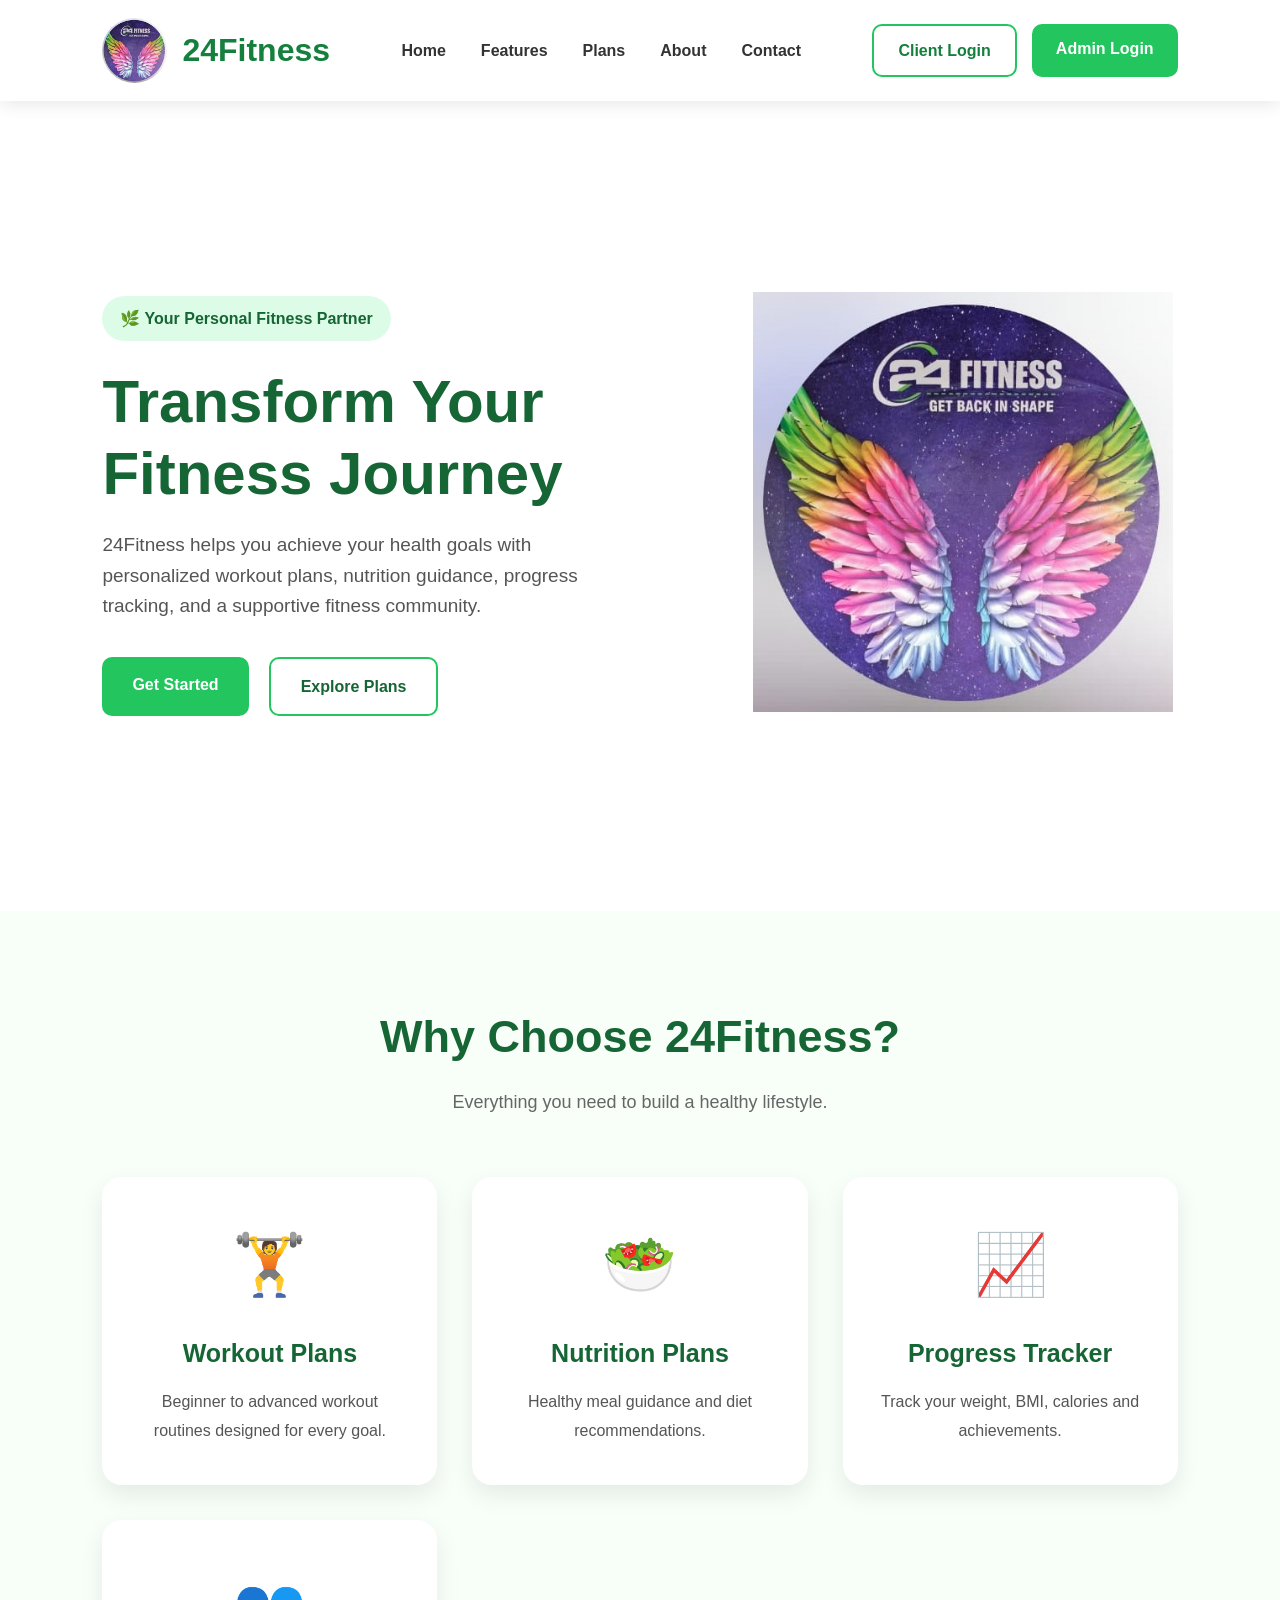
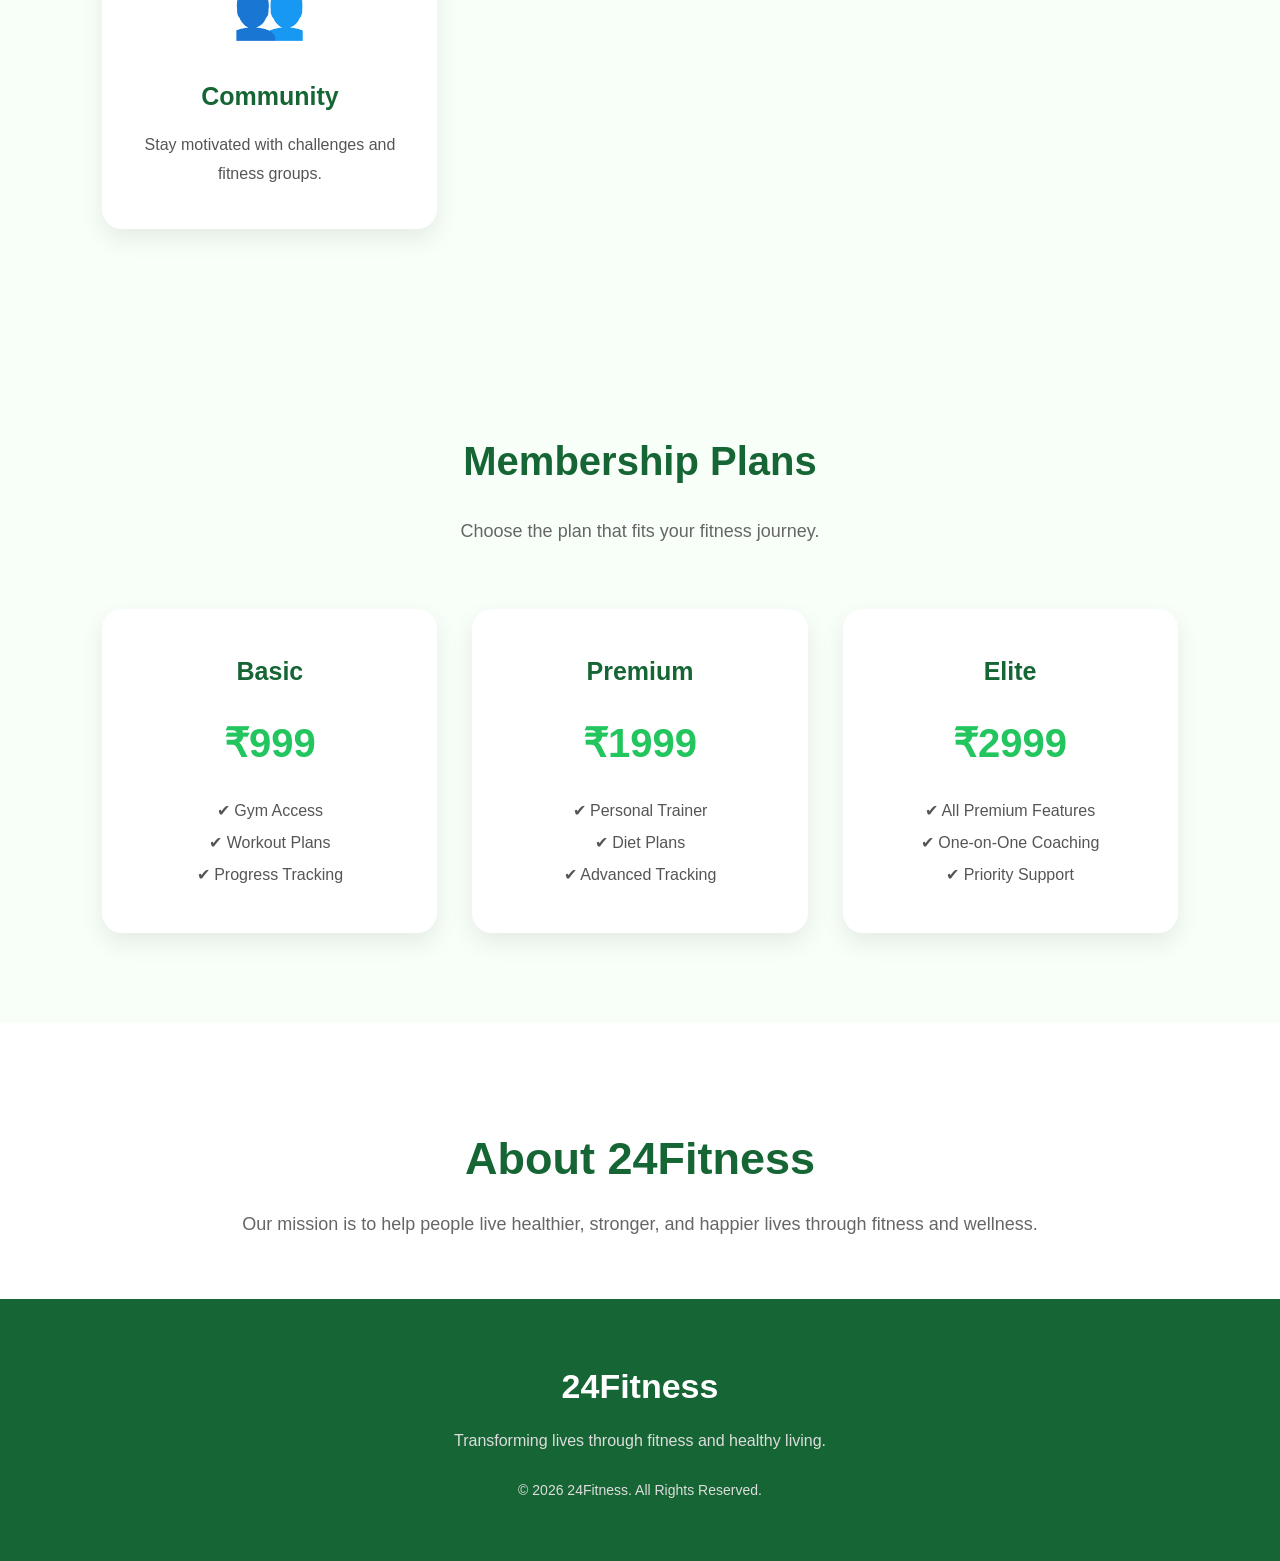
<file: index.html>
<!DOCTYPE html>
<html lang="en">

<head>
    <meta charset="UTF-8">
    <meta name="viewport" content="width=device-width, initial-scale=1.0">
    <title>24Fitness - Get Back In Shape</title>

    <!-- Only ONE CSS file -->
   <link rel="stylesheet" href="css/style.css">
</head>

<body>

    <!-- ================= NAVBAR ================= -->

    <header>

        <nav class="navbar">

            <div class="logo">
                <img src="images/logo.png" alt="24Fitness Logo">
                <h2>24Fitness</h2>
            </div>

            <ul class="menu">
                <li><a href="index.html">Home</a></li>
                <li><a href="#features">Features</a></li>
                <li><a href="#plans">Plans</a></li>
                <li><a href="#about">About</a></li>
                <li><a href="contact.html">Contact</a></li>
            </ul>

            <div class="buttons">
                <a href="client.html" class="login-btn">Client Login</a>
                <a href="admin.html" class="admin-btn">Admin Login</a>
            </div>

        </nav>

    </header>


    <!-- ================= HERO ================= -->

    <section class="hero">

        <div class="left">

            <span class="badge">
                🌿 Your Personal Fitness Partner
            </span>

            <h1>
                Transform Your <br>
                Fitness Journey
            </h1>

            <p>
                24Fitness helps you achieve your health goals with
                personalized workout plans, nutrition guidance,
                progress tracking, and a supportive fitness community.
            </p>

            <div class="hero-buttons">

                <a href="register.html" class="join-btn">
                    Get Started
                </a>

                <a href="#plans" class="learn-btn">
                    Explore Plans
                </a>

            </div>

        </div>

        <div class="right">

            <img src="images/logo.png" alt="24Fitness Logo">

        </div>

    </section>



    <!-- ================= FEATURES ================= -->

    <section class="features" id="features">

        <div class="section-title">

            <h2>Why Choose 24Fitness?</h2>

            <p>
                Everything you need to build a healthy lifestyle.
            </p>

        </div>

        <div class="feature-grid">

            <div class="feature-card">

                <div class="icon">🏋️</div>

                <h3>Workout Plans</h3>

                <p>
                    Beginner to advanced workout routines designed for every goal.
                </p>

            </div>

            <div class="feature-card">

                <div class="icon">🥗</div>

                <h3>Nutrition Plans</h3>

                <p>
                    Healthy meal guidance and diet recommendations.
                </p>

            </div>

            <div class="feature-card">

                <div class="icon">📈</div>

                <h3>Progress Tracker</h3>

                <p>
                    Track your weight, BMI, calories and achievements.
                </p>

            </div>

            <div class="feature-card">

                <div class="icon">👥</div>

                <h3>Community</h3>

                <p>
                    Stay motivated with challenges and fitness groups.
                </p>

            </div>

        </div>

    </section>



    <!-- ================= PLANS ================= -->

    <section class="features" id="plans">

        <div class="section-title">

            <h2>Membership Plans</h2>

            <p>
                Choose the plan that fits your fitness journey.
            </p>

        </div>

        <div class="feature-grid">

            <div class="feature-card">

                <h3>Basic</h3>

                <h2 style="color:#22C55E;">₹999</h2>

                <p>
                    ✔ Gym Access <br>
                    ✔ Workout Plans <br>
                    ✔ Progress Tracking
                </p>

            </div>

            <div class="feature-card">

                <h3>Premium</h3>

                <h2 style="color:#22C55E;">₹1999</h2>

                <p>
                    ✔ Personal Trainer <br>
                    ✔ Diet Plans <br>
                    ✔ Advanced Tracking
                </p>

            </div>

            <div class="feature-card">

                <h3>Elite</h3>

                <h2 style="color:#22C55E;">₹2999</h2>

                <p>
                    ✔ All Premium Features <br>
                    ✔ One-on-One Coaching <br>
                    ✔ Priority Support
                </p>

            </div>

        </div>

    </section>



    <!-- ================= ABOUT ================= -->

    <section class="about" id="about"></section>

        <div class="section-title">

            <h2>About 24Fitness</h2>

            <p>

                Our mission is to help people live healthier,
                stronger, and happier lives through fitness and
                wellness.

            </p>

        </div>

    </section>



    <!-- ================= FOOTER ================= -->
<footer class="footer">

    <h2>24Fitness</h2>

    <p>
        Transforming lives through fitness and healthy living.
    </p>

    <p class="copyright">
        © 2026 24Fitness. All Rights Reserved.
    </p>

</footer>
</body>

</html>
</file>
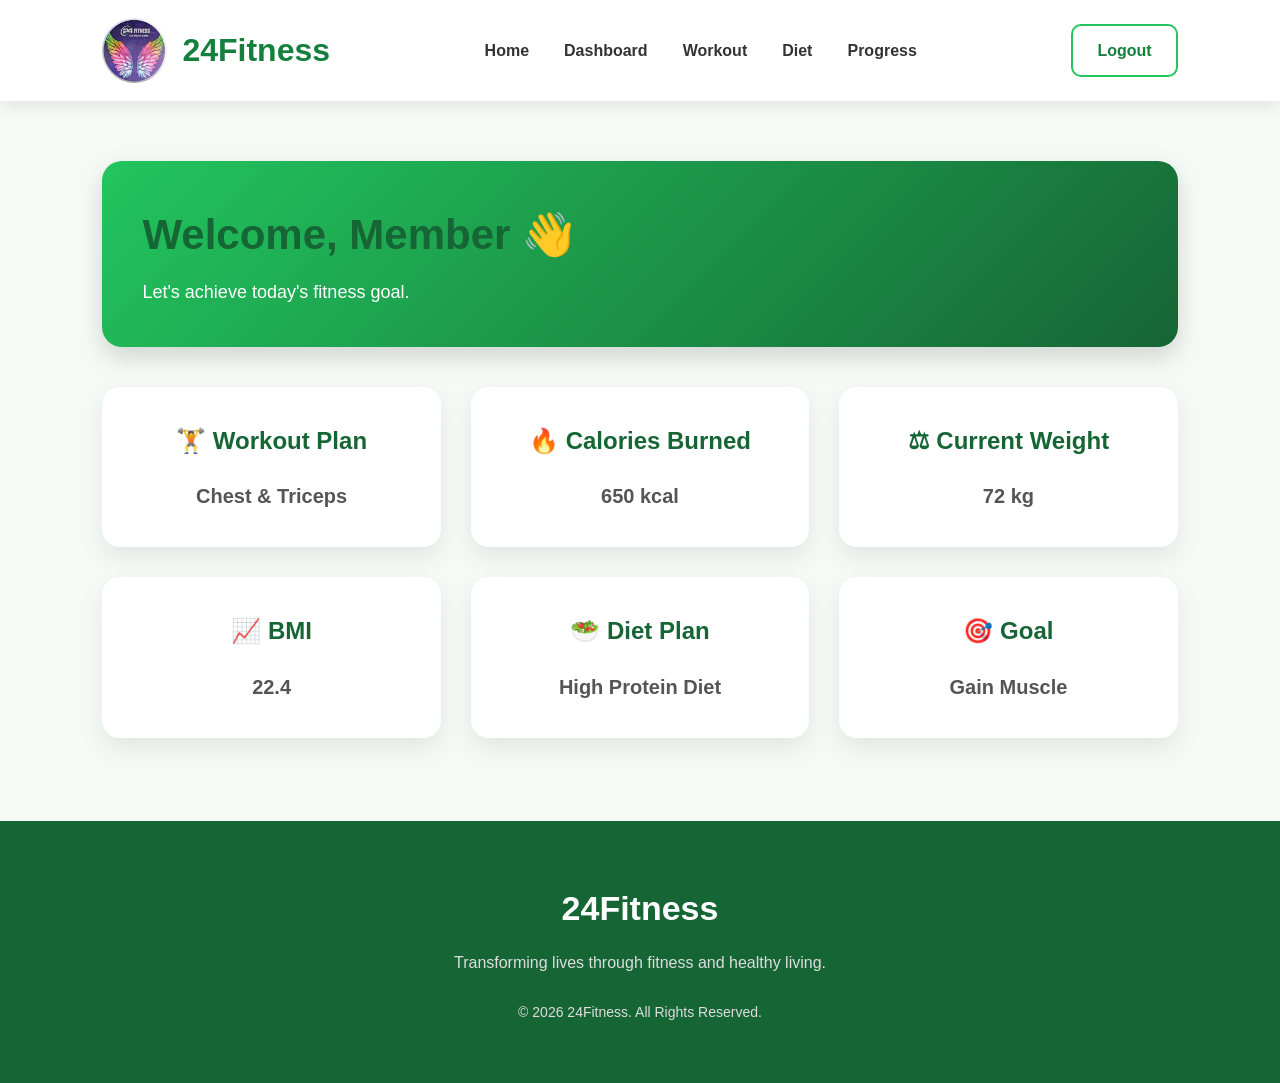
<file: client.html>
<!DOCTYPE html>
<html lang="en">

<head>
    <meta charset="UTF-8">
    <meta name="viewport" content="width=device-width, initial-scale=1.0">
    <title>Client Dashboard | 24Fitness</title>

    <link rel="stylesheet" href="css/style.css">
</head>

<body>

<header>

    <nav class="navbar">

        <div class="logo">
            <img src="images/logo.png" alt="24Fitness Logo">
            <h2>24Fitness</h2>
        </div>

        <ul class="menu">
            <li><a href="index.html">Home</a></li>
            <li><a href="#">Dashboard</a></li>
            <li><a href="#">Workout</a></li>
            <li><a href="#">Diet</a></li>
            <li><a href="#">Progress</a></li>
        </ul>

        <div class="buttons">
            <a href="index.html" class="login-btn">Logout</a>
        </div>

    </nav>

</header>

<section class="dashboard">

    <div class="welcome-card">
        <h1>Welcome, Member 👋</h1>
        <p>Let's achieve today's fitness goal.</p>
    </div>

    <div class="dashboard-grid">

        <div class="dashboard-card">
            <h3>🏋 Workout Plan</h3>
            <p>Chest & Triceps</p>
        </div>

        <div class="dashboard-card">
            <h3>🔥 Calories Burned</h3>
            <p>650 kcal</p>
        </div>

        <div class="dashboard-card">
            <h3>⚖ Current Weight</h3>
            <p>72 kg</p>
        </div>

        <div class="dashboard-card">
            <h3>📈 BMI</h3>
            <p>22.4</p>
        </div>

        <div class="dashboard-card">
            <h3>🥗 Diet Plan</h3>
            <p>High Protein Diet</p>
        </div>

        <div class="dashboard-card">
            <h3>🎯 Goal</h3>
            <p>Gain Muscle</p>
        </div>

    </div>

</section>

<footer class="footer">

    <h2>24Fitness</h2>

    <p>Transforming lives through fitness and healthy living.</p>

    <p class="copyright">
        © 2026 24Fitness. All Rights Reserved.
    </p>

</footer>

</body>
</html>
</file>
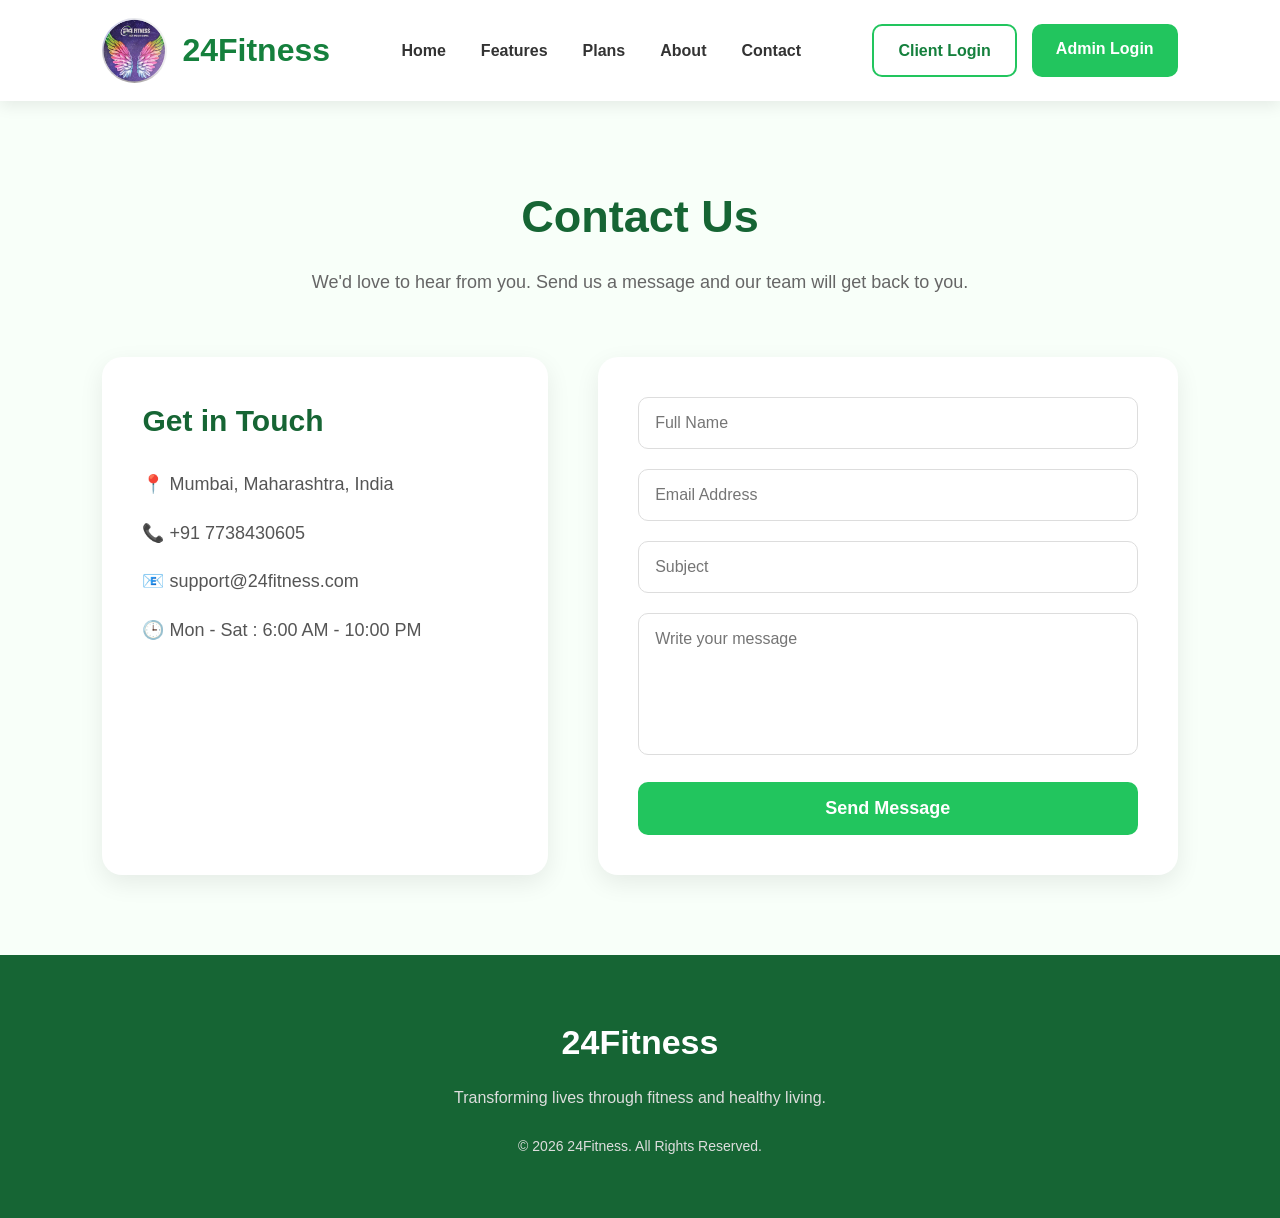
<file: contact.html>
<!DOCTYPE html>
<html lang="en">

<head>
    <meta charset="UTF-8">
    <meta name="viewport" content="width=device-width, initial-scale=1.0">
    <title>Contact Us | 24Fitness</title>

    <link rel="stylesheet" href="css/style.css">
</head>

<body>

<!-- ================= NAVBAR ================= -->

<header>

    <nav class="navbar">

        <div class="logo">
            <img src="images/logo.png" alt="24Fitness Logo">
            <h2>24Fitness</h2>
        </div>

        <ul class="menu">
            <li><a href="index.html">Home</a></li>
            <li><a href="index.html#features">Features</a></li>
            <li><a href="index.html#plans">Plans</a></li>
            <li><a href="index.html#about">About</a></li>
            <li><a href="contact.html">Contact</a></li>
        </ul>

        <div class="buttons">
            <a href="client.html" class="login-btn">Client Login</a>
            <a href="admin.html" class="admin-btn">Admin Login</a>
        </div>

    </nav>

</header>





<section class="contact-section">

    <div class="section-title">
        <h2>Contact Us</h2>

        <p>
            We'd love to hear from you. Send us a message and our team will get back to you.
        </p>
    </div>

    <div class="contact-container">

        <div class="contact-info">

            <h3>Get in Touch</h3>

            <p>📍 Mumbai, Maharashtra, India</p>

            <p>📞 +91 7738430605 </p>

            <p>📧 support@24fitness.com</p>

            <p>🕒 Mon - Sat : 6:00 AM - 10:00 PM</p>

        </div>


        <form class="contact-form">

            <input type="text" placeholder="Full Name">

            <input type="email" placeholder="Email Address">

            <input type="text" placeholder="Subject">

            <textarea rows="6" placeholder="Write your message"></textarea>

            <button type="submit">
                Send Message
            </button>

        </form>

    </div>

</section>





<footer class="footer">

    <h2>24Fitness</h2>

    <p>
        Transforming lives through fitness and healthy living.
    </p>

    <p class="copyright">
        © 2026 24Fitness. All Rights Reserved.
    </p>

</footer>

</body>
</html>
</file>
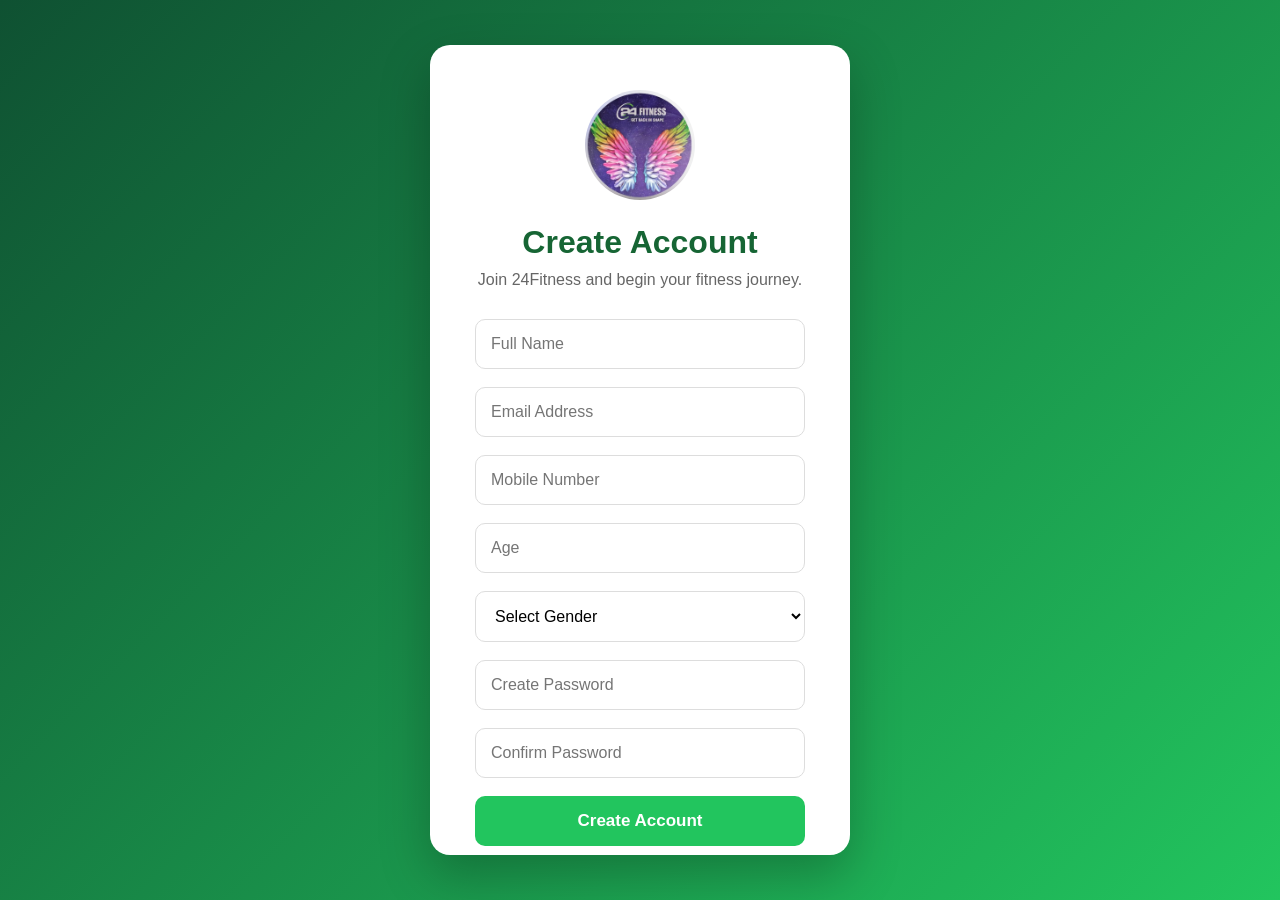
<file: register.html>
<!DOCTYPE html>
<html lang="en">

<head>

    <meta charset="UTF-8">
    <meta name="viewport" content="width=device-width, initial-scale=1.0">

    <title>Create Account | 24Fitness</title>

    <link rel="stylesheet" href="css/login.css">

</head>

<body>

<div class="login-container">

    <div class="login-card">

        <img src="images/logo.png" alt="24Fitness Logo" class="logo">

        <h1>Create Account</h1>

        <p class="subtitle">
            Join 24Fitness and begin your fitness journey.
        </p>

        <form>

            <input
                type="text"
                placeholder="Full Name"
                required
            >

            <input
                type="email"
                placeholder="Email Address"
                required
            >

            <input
                type="tel"
                placeholder="Mobile Number"
                required
            >

            <input
                type="number"
                placeholder="Age"
                required
            >

            <select required>

                <option value="">Select Gender</option>

                <option>Male</option>

                <option>Female</option>

                <option>Other</option>

            </select>

            <input
                type="password"
                placeholder="Create Password"
                required
            >

            <input
                type="password"
                placeholder="Confirm Password"
                required
            >

            <button type="submit">
                Create Account
            </button>

        </form>

        <div class="links">

            <span>
                Already have an account?
            </span>

            <a href="client.html">
                Login
            </a>

        </div>

        <a href="index.html" class="back">
            ← Back to Home
        </a>

    </div>

</div>

</body>
</html>
</file>
<file: css/style.css>
/* ===========================
   24Fitness Homepage CSS
=========================== */

*{
    margin:0;
    padding:0;
    box-sizing:border-box;
    font-family:Arial, Helvetica, sans-serif;
}

html{
    scroll-behavior:smooth;
}

body{
    background:#ffffff;
    color:#222;
    overflow-x:hidden;
    line-height:1.6;
}

/* ===========================
   NAVBAR
=========================== */

.navbar{
    display:flex;
    justify-content:space-between;
    align-items:center;
    padding:18px 8%;
    background:#ffffff;
    position:sticky;
    top:0;
    z-index:1000;
    box-shadow:0 5px 15px rgba(0,0,0,.08);
}

.logo{
    display:flex;
    align-items:center;
    gap:15px;
}

.logo img{
    width:65px;
    height:65px;
    border-radius:50%;
    object-fit:cover;
}

.logo h2{
    color:#15803d;
    font-size:32px;
    font-weight:700;
}

.menu{
    display:flex;
    list-style:none;
    gap:35px;
}

.menu a{
    text-decoration:none;
    color:#333;
    font-weight:600;
    transition:.3s;
}

.menu a:hover{
    color:#22C55E;
}

.buttons{
    display:flex;
    gap:15px;
}

.login-btn,
.admin-btn{
    padding:12px 24px;
    border-radius:10px;
    text-decoration:none;
    font-weight:bold;
    transition:.3s;
}

.login-btn{
    border:2px solid #22C55E;
    color:#15803d;
}

.login-btn:hover{
    background:#22C55E;
    color:#fff;
}

.admin-btn{
    background:#22C55E;
    color:#fff;
}

.admin-btn:hover{
    background:#166534;
}

/* ===========================
   HERO
=========================== */

.hero{
    display:flex;
    justify-content:space-between;
    align-items:center;
    padding:80px 8%;
    min-height:90vh;
}

.left{
    width:50%;
}

.badge{
    display:inline-block;
    background:#DCFCE7;
    color:#166534;
    padding:10px 18px;
    border-radius:30px;
    font-weight:600;
    margin-bottom:25px;
}

.left h1{
    font-size:60px;
    color:#166534;
    line-height:1.2;
    margin-bottom:20px;
}

.left p{
    font-size:19px;
    color:#555;
    margin-bottom:35px;
}

.hero-buttons{
    display:flex;
    gap:20px;
}

.join-btn,
.learn-btn{
    text-decoration:none;
    padding:15px 30px;
    border-radius:10px;
    font-weight:bold;
    transition:.3s;
}

.join-btn{
    background:#22C55E;
    color:white;
}

.join-btn:hover{
    background:#166534;
}

.learn-btn{
    border:2px solid #22C55E;
    color:#166534;
}

.learn-btn:hover{
    background:#22C55E;
    color:white;
}

.right{
    width:40%;
    text-align:center;
}

.right img{
    width:100%;
    max-width:420px;
    animation:float 3s ease-in-out infinite;
}

@keyframes float{
    0%{transform:translateY(0);}
    50%{transform:translateY(-15px);}
    100%{transform:translateY(0);}
}
/* ===========================
   FEATURES SECTION
=========================== */

.features{
    padding:90px 8%;
    background:#f8fff9;
}

.section-title{
    text-align:center;
    margin-bottom:60px;
}

.section-title h2{
    font-size:45px;
    color:#166534;
    margin-bottom:15px;
}

.section-title p{
    font-size:18px;
    color:#666;
}

.feature-grid{
    display:grid;
    grid-template-columns:repeat(auto-fit,minmax(250px,1fr));
    gap:35px;
}

.feature-card{
    background:#fff;
    padding:40px 30px;
    border-radius:20px;
    text-align:center;
    box-shadow:0 10px 25px rgba(0,0,0,.08);
    transition:.35s;
}

.feature-card:hover{
    transform:translateY(-10px);
    box-shadow:0 20px 35px rgba(34,197,94,.20);
}

.icon{
    font-size:60px;
    margin-bottom:20px;
}

.feature-card h3{
    font-size:25px;
    color:#166534;
    margin-bottom:15px;
}

.feature-card p{
    color:#555;
    line-height:1.8;
}

/* ===========================
   MEMBERSHIP PLANS
=========================== */

#plans .feature-card{
    border:2px solid transparent;
}

#plans .feature-card:hover{
    border-color:#22C55E;
}

#plans h2{
    margin:20px 0;
    font-size:40px;
}

#plans p{
    line-height:2;
}

/* ===========================
   ABOUT SECTION
=========================== */

#about{
    background:white;
}

#about p{
    max-width:850px;
    margin:auto;
    line-height:2;
    font-size:18px;
}

/* ===========================
   FOOTER
=========================== */

.footer{
    background:#166534;
    color:white;
    text-align:center;
    padding:60px 20px;
}

.footer h2{
    font-size:34px;
    margin-bottom:15px;
}

.footer p{
    color:#ddd;
    margin-top:10px;
}

.footer .copyright{
    margin-top:25px;
    font-size:14px;
}

/* ===========================
   RESPONSIVE DESIGN
=========================== */

@media(max-width:992px){

    .hero{
        flex-direction:column-reverse;
        text-align:center;
    }

    .left,
    .right{
        width:100%;
    }

    .right{
        margin-bottom:40px;
    }

    .left h1{
        font-size:45px;
    }

    .hero-buttons{
        justify-content:center;
        flex-wrap:wrap;
    }

    .navbar{
        flex-direction:column;
        gap:20px;
    }

    .menu{
        flex-wrap:wrap;
        justify-content:center;
    }
}

@media(max-width:600px){

    .left h1{
        font-size:35px;
    }

    .logo h2{
        font-size:24px;
    }

    .buttons{
        flex-direction:column;
        width:100%;
    }

    .login-btn,
    .admin-btn{
        text-align:center;
    }
}
/* ===========================
   ABOUT SECTION
=========================== */

.about{
    padding:50px 8%;
    background:#ffffff;
    text-align:center;
}

.about .section-title{
    margin-bottom:0;
}

.about h2{
    font-size:42px;
    color:#166534;
    margin-bottom:20px;
}

.about p{
    max-width:800px;
    margin:0 auto;
    color:#555;
    font-size:20px;
    line-height:1.8;
}
/*==========================
CONTACT PAGE
===========================*/

.contact-section{
    padding:80px 8%;
    background:#f8fff9;
}

.contact-container{
    display:grid;
    grid-template-columns:1fr 1.3fr;
    gap:50px;
    margin-top:50px;
}

.contact-info{
    background:white;
    padding:40px;
    border-radius:20px;
    box-shadow:0 8px 25px rgba(0,0,0,.08);
}

.contact-info h3{
    color:#166534;
    margin-bottom:25px;
    font-size:30px;
}

.contact-info p{
    margin:20px 0;
    color:#555;
    font-size:18px;
}

.contact-form{
    background:white;
    padding:40px;
    border-radius:20px;
    box-shadow:0 8px 25px rgba(0,0,0,.08);
}

.contact-form input,
.contact-form textarea{
    width:100%;
    padding:16px;
    margin-bottom:20px;
    border:1px solid #ddd;
    border-radius:10px;
    font-size:16px;
}

.contact-form textarea{
    resize:none;
}

.contact-form button{
    width:100%;
    padding:16px;
    background:#22C55E;
    color:white;
    border:none;
    border-radius:10px;
    font-size:18px;
    font-weight:bold;
    cursor:pointer;
    transition:.3s;
}

.contact-form button:hover{
    background:#166534;
}

@media(max-width:768px){

.contact-container{
grid-template-columns:1fr;
}

}
/*==========================
CLIENT DASHBOARD
===========================*/

.dashboard{
    padding:70px 8%;
    background:#f8fff9;
    min-height:80vh;
}

.welcome-card{
    background:linear-gradient(135deg,#22C55E,#166534);
    color:white;
    padding:40px;
    border-radius:20px;
    margin-bottom:40px;
    box-shadow:0 10px 25px rgba(0,0,0,.15);
}

.welcome-card h1{
    color:white;
    font-size:40px;
    margin-bottom:10px;
}

.welcome-card p{
    font-size:18px;
}

.dashboard-grid{
    display:grid;
    grid-template-columns:repeat(auto-fit,minmax(250px,1fr));
    gap:30px;
}

.dashboard-card{
    background:white;
    padding:35px;
    border-radius:18px;
    text-align:center;
    box-shadow:0 10px 25px rgba(0,0,0,.08);
    transition:.3s;
}

.dashboard-card:hover{
    transform:translateY(-8px);
}

.dashboard-card h3{
    color:#166534;
    margin-bottom:20px;
    font-size:24px;
}

.dashboard-card p{
    color:#555;
    font-size:20px;
    font-weight:bold;
}
/*==========================
ADMIN DASHBOARD
===========================*/

.admin-dashboard{
    padding:80px 8%;
    background:#f8fff9;
    min-height:80vh;
}

.admin-header{
    text-align:center;
    margin-bottom:50px;
}

.admin-header h1{
    color:#166534;
    font-size:46px;
    margin-bottom:10px;
}

.admin-header p{
    color:#555;
    font-size:18px;
}

.admin-grid{
    display:grid;
    grid-template-columns:repeat(auto-fit,minmax(250px,1fr));
    gap:30px;
    margin-bottom:60px;
}

.admin-card{
    background:white;
    border-radius:20px;
    padding:35px;
    text-align:center;
    box-shadow:0 10px 25px rgba(0,0,0,.08);
    transition:.3s;
}

.admin-card:hover{
    transform:translateY(-8px);
}

.admin-card h3{
    color:#166534;
    margin-bottom:20px;
}

.admin-card h2{
    color:#22C55E;
    font-size:34px;
}

.recent-members{
    background:white;
    padding:35px;
    border-radius:20px;
    box-shadow:0 10px 25px rgba(0,0,0,.08);
}

.recent-members h2{
    color:#166534;
    margin-bottom:25px;
}

.recent-members table{
    width:100%;
    border-collapse:collapse;
}

.recent-members th{
    background:#22C55E;
    color:white;
    padding:15px;
}

.recent-members td{
    padding:15px;
    border-bottom:1px solid #ddd;
    text-align:center;
}

.recent-members tr:hover{
    background:#f4fff6;
}
/* Revenue Card */

.earnings-card{
    background:white;
    border-radius:20px;
    padding:30px;
    box-shadow:0 10px 25px rgba(0,0,0,.08);
    transition:.3s;
}

.earnings-card:hover{
    transform:translateY(-8px);
}

.earnings-card h3{
    color:#166534;
    margin-bottom:25px;
    text-align:center;
    font-size:24px;
}

.earning-row{
    display:flex;
    justify-content:space-between;
    align-items:center;
    padding:14px 0;
    border-bottom:1px solid #e5e7eb;
    font-size:17px;
}

.earning-row:last-child{
    border-bottom:none;
}

.earning-row span{
    color:#555;
    font-weight:500;
}

.earning-row strong{
    color:#22C55E;
    font-size:18px;
}   
/*==========================
REVENUE SECTION
===========================*/

.revenue-section{
    display:grid;
    grid-template-columns:repeat(auto-fit,minmax(220px,1fr));
    gap:25px;
    margin:40px 0;
}

.revenue-box{
    background:white;
    padding:30px;
    border-radius:18px;
    text-align:center;
    box-shadow:0 10px 25px rgba(0,0,0,.08);
    transition:.3s;
    border-top:5px solid #22C55E;
}

.revenue-box:hover{
    transform:translateY(-8px);
    box-shadow:0 15px 30px rgba(34,197,94,.25);
}

.revenue-box h4{
    color:#166534;
    margin-bottom:15px;
    font-size:20px;
}

.revenue-box h2{
    color:#22C55E;
    font-size:32px;
    font-weight:700;
}
/*==========================
ADMIN PROFILE MENU
===========================*/

.admin-profile{
    position:relative;
    display:flex;
    align-items:center;
    gap:12px;
    cursor:pointer;
}

.admin-profile img{
    width:45px;
    height:45px;
    border-radius:50%;
    border:3px solid #22C55E;
}

.profile-name span{
    font-size:13px;
    color:#777;
}

.profile-name h4{
    color:#166534;
    font-size:16px;
    margin-top:3px;
}

.profile-menu{
    position:absolute;
    top:70px;
    right:0;
    width:240px;
    background:white;
    border-radius:15px;
    box-shadow:0 15px 35px rgba(0,0,0,.15);
    display:none;
    overflow:hidden;
    z-index:999;
}

.profile-menu a{
    display:block;
    padding:15px 20px;
    text-decoration:none;
    color:#333;
    transition:.3s;
}

.profile-menu a:hover{
    background:#22C55E;
    color:white;
}

.profile-menu hr{
    border:none;
    border-top:1px solid #eee;
}

.admin-profile:hover .profile-menu{
    display:block;
}
/*====================================
        ADMIN DASHBOARD
====================================*/

.dashboard{
    padding:60px 8%;
    background:#f5faf7;
}

.dashboard h1{
    font-size:42px;
    color:#166534;
    margin-bottom:10px;
}

.welcome{
    color:#666;
    font-size:18px;
    margin-bottom:40px;
}

.stats-grid{
    display:grid;
    grid-template-columns:repeat(4,1fr);
    gap:25px;
}

.stat-card{
    background:#fff;
    padding:30px;
    border-radius:18px;
    box-shadow:0 8px 20px rgba(0,0,0,.08);
    transition:.3s;
}

.stat-card:hover{
    transform:translateY(-8px);
    box-shadow:0 15px 30px rgba(0,0,0,.12);
}

.stat-card h3{
    font-size:20px;
    color:#166534;
    margin-bottom:20px;
}

.stat-card h2{
    color:#22C55E;
    font-size:36px;
    font-weight:bold;
}

.table-section{
    padding:20px 8% 80px;
    background:#f5faf7;
}

.table-section h2{
    color:#166534;
    font-size:34px;
    margin-bottom:25px;
}

.table-section table{
    width:100%;
    border-collapse:collapse;
    background:#fff;
    border-radius:15px;
    overflow:hidden;
    box-shadow:0 10px 25px rgba(0,0,0,.08);
}

.table-section th{
    background:#22C55E;
    color:#fff;
    padding:18px;
    text-align:left;
}

.table-section td{
    padding:18px;
    border-bottom:1px solid #eee;
}

.table-section tr:hover{
    background:#f7fff8;
}

/*====================================
        ADMIN PROFILE
====================================*/

.admin-profile{
    position:relative;
    display:flex;
    align-items:center;
    gap:12px;
    cursor:pointer;
}

.admin-profile img{
    width:50px;
    height:50px;
    border-radius:50%;
    border:3px solid #22C55E;
}

.profile-name span{
    display:block;
    color:#777;
    font-size:13px;
}

.profile-name h4{
    color:#166534;
    font-size:18px;
}

.profile-menu{
    display:none;
    position:absolute;
    top:70px;
    right:0;
    width:220px;
    background:#fff;
    border-radius:12px;
    overflow:hidden;
    box-shadow:0 10px 25px rgba(0,0,0,.15);
    z-index:999;
}

.admin-profile:hover .profile-menu{
    display:block;
}

.profile-menu a{
    display:block;
    padding:14px 20px;
    text-decoration:none;
    color:#333;
    transition:.3s;
}

.profile-menu a:hover{
    background:#22C55E;
    color:#fff;
}

.profile-menu hr{
    border:none;
    border-top:1px solid #eee;
}

@media(max-width:1100px){

.stats-grid{
grid-template-columns:repeat(2,1fr);
}

}

@media(max-width:700px){

.stats-grid{
grid-template-columns:1fr;
}

.dashboard h1{
font-size:32px;
}

} 
.admin-profile img{
    width:55px;
    height:55px;
    border-radius:50%;
    object-fit:cover;
    border:3px solid #22C55E;
}   
/*==========================
    MEMBERS PAGE
===========================*/

.edit-btn{
    background:#22C55E;
    color:white;
    border:none;
    padding:8px 18px;
    border-radius:6px;
    cursor:pointer;
    font-size:14px;
    font-weight:600;
    transition:.3s;
}

.edit-btn:hover{
    background:#166534;
}
</file>
<file: css/login.css>
*{
    margin:0;
    padding:0;
    box-sizing:border-box;
    font-family:Arial, Helvetica, sans-serif;
}

body{
    background:linear-gradient(135deg,#0f5132,#22c55e);
    display:flex;
    justify-content:center;
    align-items:center;
    min-height:100vh;
}

.login-container{
    width:100%;
    display:flex;
    justify-content:center;
    align-items:center;
}

.login-card{
    width:420px;
    background:white;
    padding:45px;
    border-radius:20px;
    box-shadow:0 20px 50px rgba(0,0,0,.25);
    text-align:center;
}

.logo{
    width:110px;
    height:110px;
    border-radius:50%;
    object-fit:cover;
    margin-bottom:20px;
}

h1{
    color:#166534;
    margin-bottom:10px;
}

.subtitle{
    color:#666;
    margin-bottom:30px;
}

form{
    display:flex;
    flex-direction:column;
}

form input{
    padding:15px;
    margin-bottom:18px;
    border:1px solid #ddd;
    border-radius:10px;
    font-size:16px;
}

form input:focus{
    outline:none;
    border-color:#22c55e;
}

button{
    padding:15px;
    border:none;
    border-radius:10px;
    background:#22c55e;
    color:white;
    font-size:17px;
    font-weight:bold;
    cursor:pointer;
    transition:.3s;
}

button:hover{
    background:#166534;
}

.links{
    display:flex;
    justify-content:space-between;
    margin-top:20px;
}

.links a{
    text-decoration:none;
    color:#15803d;
    font-weight:600;
}

.back{
    display:inline-block;
    margin-top:30px;
    text-decoration:none;
    color:#555;
}
/* Registration Page */

.login-card{
    max-height:90vh;
    overflow-y:auto;
}

select{
    width:100%;
    padding:15px;
    margin-bottom:18px;
    border:1px solid #ddd;
    border-radius:10px;
    font-size:16px;
    background:white;
}

select:focus{
    outline:none;
    border-color:#22c55e;
}
</file>
